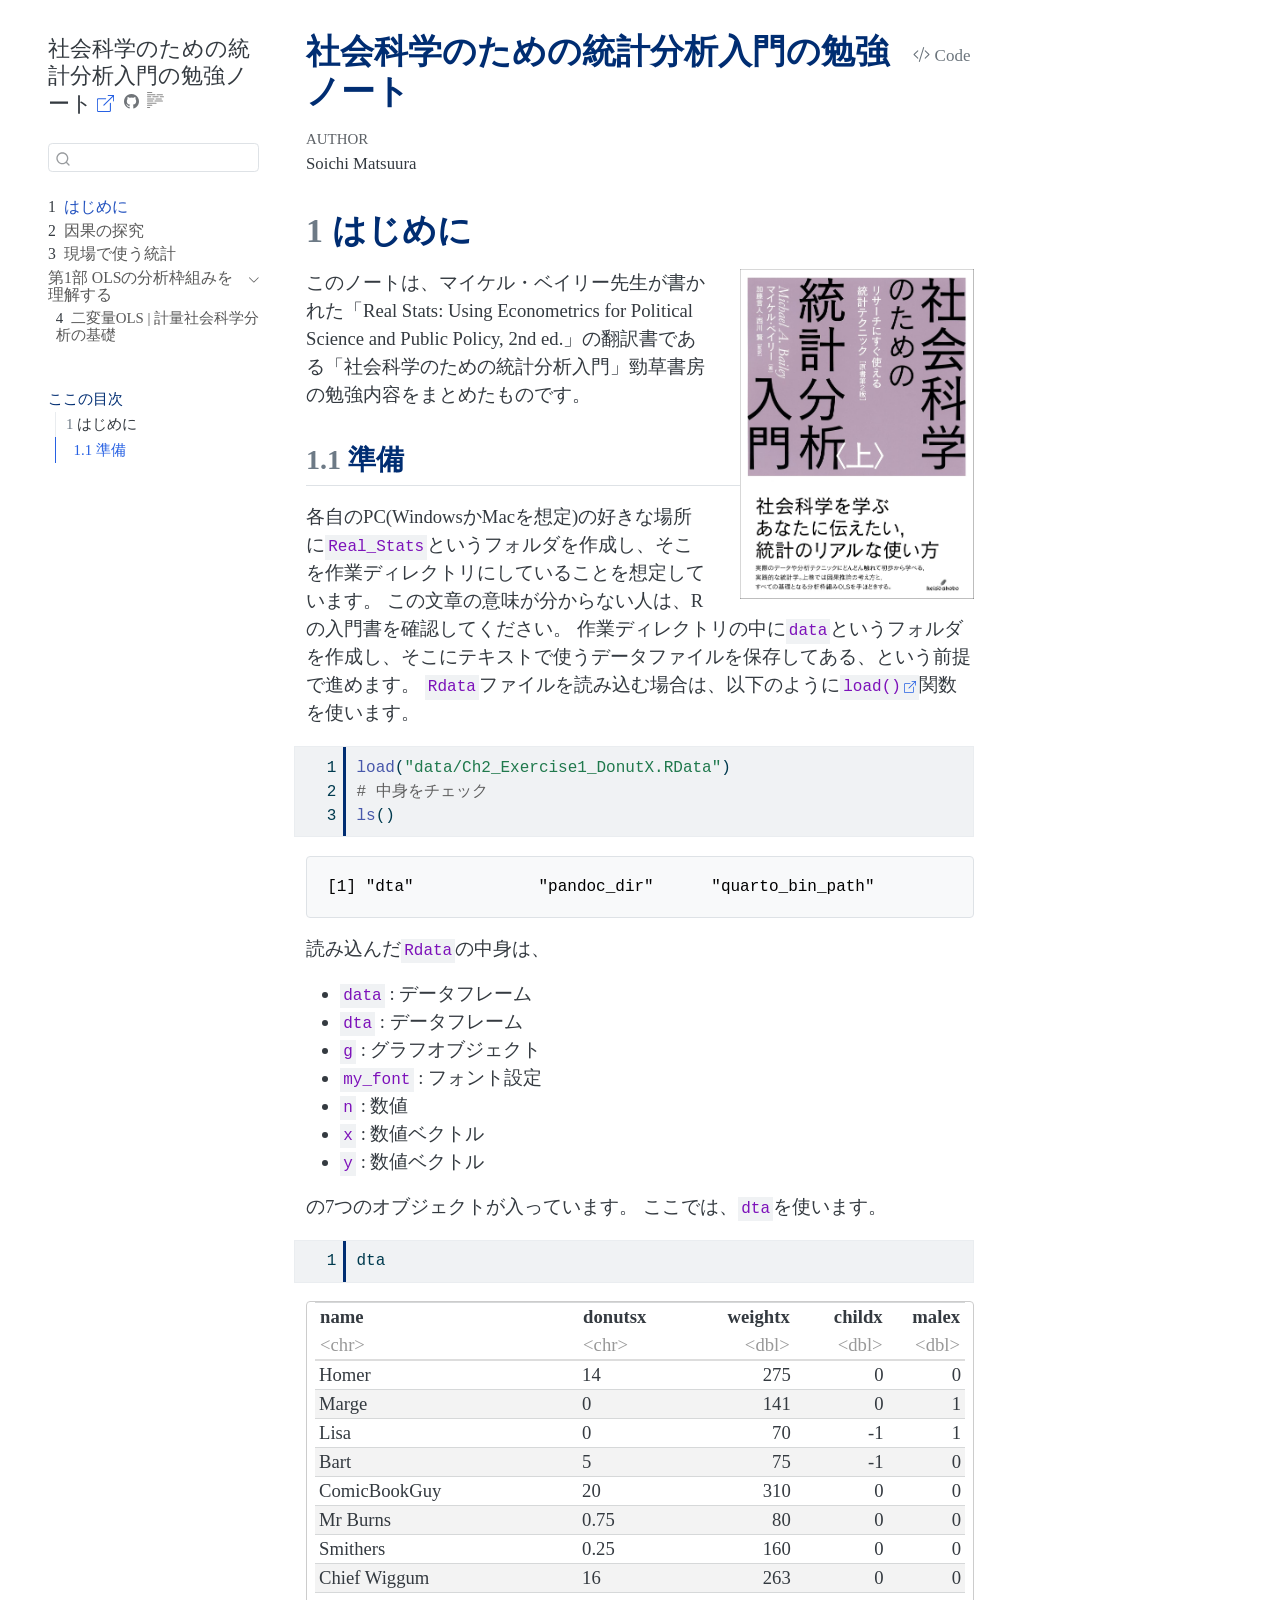
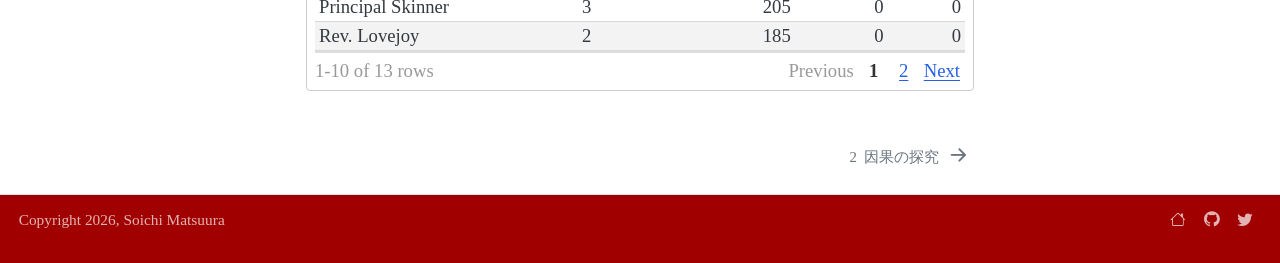
<file: docs/index.html>
<!DOCTYPE html>
<html xmlns="http://www.w3.org/1999/xhtml" lang="en" xml:lang="en"><head>
<meta http-equiv="Content-Type" content="text/html; charset=UTF-8">
<meta charset="utf-8">
<meta name="generator" content="quarto-1.9.37">
<meta name="viewport" content="width=device-width, initial-scale=1.0, user-scalable=yes">
<meta name="author" content="Soichi Matsuura">
<title>社会科学のための統計分析入門の勉強ノート</title>
<style>
/* Default styles provided by pandoc.
** See https://pandoc.org/MANUAL.html#variables-for-html for config info.
*/
code{white-space: pre-wrap;}
span.smallcaps{font-variant: small-caps;}
div.columns{display: flex; gap: min(4vw, 1.5em);}
div.column{flex: auto; overflow-x: auto;}
div.hanging-indent{margin-left: 1.5em; text-indent: -1.5em;}
ul.task-list{list-style: none;}
ul.task-list li input[type="checkbox"] {
  width: 0.8em;
  margin: 0 0.8em 0.2em -1em; /* quarto-specific, see https://github.com/quarto-dev/quarto-cli/issues/4556 */ 
  vertical-align: middle;
}
/* CSS for syntax highlighting */
html { -webkit-text-size-adjust: 100%; }
pre > code.sourceCode { white-space: pre; position: relative; }
pre > code.sourceCode > span { display: inline-block; line-height: 1.25; }
pre > code.sourceCode > span:empty { height: 1.2em; }
.sourceCode { overflow: visible; }
code.sourceCode > span { color: inherit; text-decoration: inherit; }
div.sourceCode { margin: 1em 0; }
pre.sourceCode { margin: 0; }
@media screen {
div.sourceCode { overflow: auto; }
}
@media print {
pre > code.sourceCode { white-space: pre-wrap; }
pre > code.sourceCode > span { text-indent: -5em; padding-left: 5em; }
}
pre.numberSource code
  { counter-reset: source-line 0; }
pre.numberSource code > span
  { position: relative; left: -4em; counter-increment: source-line; }
pre.numberSource code > span > a:first-child::before
  { content: counter(source-line);
    position: relative; left: -1em; text-align: right; vertical-align: baseline;
    border: none; display: inline-block;
    -webkit-touch-callout: none; -webkit-user-select: none;
    -khtml-user-select: none; -moz-user-select: none;
    -ms-user-select: none; user-select: none;
    padding: 0 4px; width: 4em;
  }
pre.numberSource { margin-left: 3em;  padding-left: 4px; }
div.sourceCode
  {   }
@media screen {
pre > code.sourceCode > span > a:first-child::before { text-decoration: underline; }
}
</style>

<script src="site_libs/quarto-nav/quarto-nav.js"></script>
<script src="site_libs/quarto-nav/headroom.min.js"></script>
<script src="site_libs/clipboard/clipboard.min.js"></script>
<script src="site_libs/quarto-search/autocomplete.umd.js"></script>
<script src="site_libs/quarto-search/fuse.min.js"></script>
<script src="site_libs/quarto-search/quarto-search.js"></script>
<meta name="quarto:offset" content="./">
<link href="./chapter01.html" rel="next">
<link href="./img/favicon.ico" rel="icon">
<script src="site_libs/quarto-html/quarto.js" type="module"></script>
<script src="site_libs/quarto-html/tabsets/tabsets.js" type="module"></script>
<script src="site_libs/quarto-html/popper.min.js"></script>
<script src="site_libs/quarto-html/tippy.umd.min.js"></script>
<script src="site_libs/quarto-html/anchor.min.js"></script>
<link href="site_libs/quarto-html/tippy.css" rel="stylesheet">
<link href="site_libs/quarto-html/quarto-syntax-highlighting-fc8564e7bb1a38287883ba922e186079.css" rel="stylesheet" class="quarto-color-scheme" id="quarto-text-highlighting-styles">
<link href="site_libs/quarto-html/quarto-syntax-highlighting-dark-28d2321d8d7e4f93cd9754515dc59dad.css" rel="stylesheet" class="quarto-color-scheme quarto-color-alternate" id="quarto-text-highlighting-styles">
<link href="site_libs/quarto-html/quarto-syntax-highlighting-fc8564e7bb1a38287883ba922e186079.css" rel="stylesheet" class="quarto-color-scheme-extra" id="quarto-text-highlighting-styles">
<script src="site_libs/bootstrap/bootstrap.min.js"></script>
<link href="site_libs/bootstrap/bootstrap-icons.css" rel="stylesheet">
<link href="site_libs/bootstrap/bootstrap-4821737fae1cfc579e75059a4b0a2faf.min.css" rel="stylesheet" append-hash="true" class="quarto-color-scheme" id="quarto-bootstrap" data-mode="light">
<link href="site_libs/bootstrap/bootstrap-dark-4821737fae1cfc579e75059a4b0a2faf.min.css" rel="stylesheet" append-hash="true" class="quarto-color-scheme quarto-color-alternate" id="quarto-bootstrap" data-mode="light">
<link href="site_libs/bootstrap/bootstrap-4821737fae1cfc579e75059a4b0a2faf.min.css" rel="stylesheet" append-hash="true" class="quarto-color-scheme-extra" id="quarto-bootstrap" data-mode="light"><script id="quarto-search-options" type="application/json">{
  "location": "sidebar",
  "copy-button": false,
  "collapse-after": 3,
  "panel-placement": "start",
  "type": "textbox",
  "limit": 50,
  "keyboard-shortcut": [
    "f",
    "/",
    "s"
  ],
  "show-item-context": false,
  "language": {
    "search-no-results-text": "No results",
    "search-matching-documents-text": "matching documents",
    "search-copy-link-title": "Copy link to search",
    "search-hide-matches-text": "Hide additional matches",
    "search-more-match-text": "more match in this document",
    "search-more-matches-text": "more matches in this document",
    "search-clear-button-title": "Clear",
    "search-text-placeholder": "",
    "search-detached-cancel-button-title": "Cancel",
    "search-submit-button-title": "Submit",
    "search-label": "Search"
  }
}</script><link href="site_libs/pagedtable-1.1/css/pagedtable.css" rel="stylesheet">
<script src="site_libs/pagedtable-1.1/js/pagedtable.js"></script><style>
.marky {background: linear-gradient(transparent 60%, #FCFFC1 0%);}
.markb {background: linear-gradient(transparent 60%, #b1f6fc 0%);} 
.markp {background: linear-gradient(transparent 60%, #ffcdd2 0%);}
</style>
<meta name="twitter:title" content="社会科学のための統計分析入門の勉強ノート">
<meta name="twitter:description" content="">
<meta name="twitter:image" content="https://so-ichi.com/img/real_stats.jpg">
<meta name="twitter:card" content="summary_large_image">
</head>
<body class="nav-sidebar floating quarto-light">

<div id="quarto-search-results"></div>
  <header id="quarto-header" class="headroom fixed-top"><nav class="quarto-secondary-nav"><div class="container-fluid d-flex">
      <button type="button" class="quarto-btn-toggle btn" data-bs-toggle="collapse" role="button" data-bs-target=".quarto-sidebar-collapse-item" aria-controls="quarto-sidebar" aria-expanded="false" aria-label="Toggle sidebar navigation" onclick="if (window.quartoToggleHeadroom) { window.quartoToggleHeadroom(); }">
        <i class="bi bi-layout-text-sidebar-reverse"></i>
      </button>
        <nav class="quarto-page-breadcrumbs" aria-label="breadcrumb"><ol class="breadcrumb"><li class="breadcrumb-item"><a href="./index.html"><span class="chapter-number">1</span>&nbsp; <span class="chapter-title">はじめに</span></a></li></ol></nav>
        <a class="flex-grow-1" role="navigation" data-bs-toggle="collapse" data-bs-target=".quarto-sidebar-collapse-item" aria-controls="quarto-sidebar" aria-expanded="false" aria-label="Toggle sidebar navigation" onclick="if (window.quartoToggleHeadroom) { window.quartoToggleHeadroom(); }">      
        </a>
      <button type="button" class="btn quarto-search-button" aria-label="Search" onclick="window.quartoOpenSearch();">
        <i class="bi bi-search"></i>
      </button>
    </div>
  </nav></header><!-- content --><div id="quarto-content" class="quarto-container page-columns page-rows-contents page-layout-article">
<!-- sidebar -->
  <nav id="quarto-sidebar" class="sidebar collapse collapse-horizontal quarto-sidebar-collapse-item sidebar-navigation floating overflow-auto"><div class="pt-lg-2 mt-2 text-left sidebar-header">
    <div class="sidebar-title mb-0 py-0">
      <a href="./">社会科学のための統計分析入門の勉強ノート</a> 
        <div class="sidebar-tools-main">
    <a href="https://github.com/ma2ura/Real_Stats" title="Source Code" class="quarto-navigation-tool px-1" aria-label="Source Code"><i class="bi bi-github"></i></a>
  <a href="" class="quarto-reader-toggle quarto-navigation-tool px-1" onclick="window.quartoToggleReader(); return false;" title="Toggle reader mode">
  <div class="quarto-reader-toggle-btn">
  <i class="bi"></i>
  </div>
</a>
</div>
    </div>
      </div>
        <div class="mt-2 flex-shrink-0 align-items-center">
        <div class="sidebar-search">
        <div id="quarto-search" class="" title="Search"></div>
        </div>
        </div>
    <div class="sidebar-menu-container"> 
    <ul class="list-unstyled mt-1">
<li class="sidebar-item">
  <div class="sidebar-item-container"> 
  <a href="./index.html" class="sidebar-item-text sidebar-link active">
 <span class="menu-text"><span class="chapter-number">1</span>&nbsp; <span class="chapter-title">はじめに</span></span></a>
  </div>
</li>
        <li class="sidebar-item">
  <div class="sidebar-item-container"> 
  <a href="./chapter01.html" class="sidebar-item-text sidebar-link">
 <span class="menu-text"><span class="chapter-number">2</span>&nbsp; <span class="chapter-title">因果の探究</span></span></a>
  </div>
</li>
        <li class="sidebar-item">
  <div class="sidebar-item-container"> 
  <a href="./chapter02.html" class="sidebar-item-text sidebar-link">
 <span class="menu-text"><span class="chapter-number">3</span>&nbsp; <span class="chapter-title">現場で使う統計</span></span></a>
  </div>
</li>
        <li class="sidebar-item sidebar-item-section">
      <div class="sidebar-item-container"> 
            <a href="./part01.html" class="sidebar-item-text sidebar-link">
 <span class="menu-text">第1部 OLSの分析枠組みを理解する</span></a>
          <a class="sidebar-item-toggle text-start" data-bs-toggle="collapse" data-bs-target="#quarto-sidebar-section-1" role="navigation" aria-expanded="true" aria-label="Toggle section">
            <i class="bi bi-chevron-right ms-2"></i>
          </a> 
      </div>
      <ul id="quarto-sidebar-section-1" class="collapse list-unstyled sidebar-section depth1 show">
<li class="sidebar-item">
  <div class="sidebar-item-container"> 
  <a href="./chapter03.html" class="sidebar-item-text sidebar-link">
 <span class="menu-text"><span class="chapter-number">4</span>&nbsp; <span class="chapter-title">二変量OLS | 計量社会科学分析の基礎</span></span></a>
  </div>
</li>
      </ul>
</li>
    </ul>
</div>
    <nav id="TOC" role="doc-toc" class="toc-active" data-toc-expanded="99"><h2 id="toc-title">ここの目次</h2>
   
  <ul class="collapse">
<li>
<a href="#%E3%81%AF%E3%81%98%E3%82%81%E3%81%AB" id="toc-はじめに" class="nav-link active" data-scroll-target="#%E3%81%AF%E3%81%98%E3%82%81%E3%81%AB"><span class="header-section-number">1</span> はじめに</a>
  <ul class="collapse">
<li><a href="#%E6%BA%96%E5%82%99" id="toc-準備" class="nav-link" data-scroll-target="#%E6%BA%96%E5%82%99"><span class="header-section-number">1.1</span> 準備</a></li>
  </ul>
</li>
  </ul></nav>
</nav><div id="quarto-sidebar-glass" class="quarto-sidebar-collapse-item" data-bs-toggle="collapse" data-bs-target=".quarto-sidebar-collapse-item"></div>
<!-- margin-sidebar -->
    <div id="quarto-margin-sidebar" class="sidebar margin-sidebar zindex-bottom">
    </div>
<!-- main -->
<main class="content" id="quarto-document-content"><header id="title-block-header" class="quarto-title-block default"><div class="quarto-title">
<div class="quarto-title-block"><div><h1 class="title">社会科学のための統計分析入門の勉強ノート</h1><button type="button" class="btn code-tools-button" id="quarto-code-tools-source"><i class="bi"></i> Code</button></div></div>
</div>



<div class="quarto-title-meta">

    <div>
    <div class="quarto-title-meta-heading">Author</div>
    <div class="quarto-title-meta-contents">
             <p>Soichi Matsuura </p>
          </div>
  </div>
    
  
    
  </div>
  


</header>
<section id="はじめに" class="level1" data-number="1"><h1 data-number="1">
<span class="header-section-number">1</span> はじめに</h1><p><img src="img/real_stats.jpg" title="社会科学のための統計分析入門の勉強ノート" class="quarto-cover-image nolightbox img-fluid"></p>
<p>このノートは、マイケル・ベイリー先生が書かれた「Real Stats: Using Econometrics for Political Science and Public Policy, 2nd ed.」の翻訳書である「社会科学のための統計分析入門」勁草書房の勉強内容をまとめたものです。</p>
<section id="準備" class="level2" data-number="1.1"><h2 data-number="1.1" class="anchored" data-anchor-id="準備">
<span class="header-section-number">1.1</span> 準備</h2>
<p>各自のPC(WindowsかMacを想定)の好きな場所に<code>Real_Stats</code>というフォルダを作成し、そこを作業ディレクトリにしていることを想定しています。 この文章の意味が分からない人は、Rの入門書を確認してください。 作業ディレクトリの中に<code>data</code>というフォルダを作成し、そこにテキストで使うデータファイルを保存してある、という前提で進めます。 <code>Rdata</code>ファイルを読み込む場合は、以下のように<code><a href="https://rdrr.io/r/base/load.html">load()</a></code>関数を使います。</p>
<div class="cell" data-layout-align="center">
<div class="code-copy-outer-scaffold"><div class="sourceCode cell-code" id="cb1"><pre class="sourceCode numberSource r number-lines code-with-copy"><code class="sourceCode r"><span id="cb1-1"><a href="#cb1-1"></a><span class="fu">load</span>(<span class="st">"data/Ch2_Exercise1_DonutX.RData"</span>)</span>
<span id="cb1-2"><a href="#cb1-2"></a><span class="co"># 中身をチェック</span></span>
<span id="cb1-3"><a href="#cb1-3"></a><span class="fu">ls</span>()</span></code></pre></div><button title="Copy to Clipboard" class="code-copy-button"><i class="bi"></i></button></div>
<div class="cell-output cell-output-stdout">
<pre><code>[1] "dta"             "pandoc_dir"      "quarto_bin_path"</code></pre>
</div>
</div>
<p>読み込んだ<code>Rdata</code>の中身は、</p>
<ul>
<li>
<code>data</code> : データフレーム</li>
<li>
<code>dta</code> : データフレーム</li>
<li>
<code>g</code> : グラフオブジェクト</li>
<li>
<code>my_font</code> : フォント設定</li>
<li>
<code>n</code> : 数値</li>
<li>
<code>x</code> : 数値ベクトル</li>
<li>
<code>y</code> : 数値ベクトル</li>
</ul>
<p>の7つのオブジェクトが入っています。 ここでは、<code>dta</code>を使います。</p>
<div class="cell" data-layout-align="center">
<div class="code-copy-outer-scaffold"><div class="sourceCode cell-code" id="cb3"><pre class="sourceCode numberSource r number-lines code-with-copy"><code class="sourceCode r"><span id="cb3-1"><a href="#cb3-1"></a>dta</span></code></pre></div><button title="Copy to Clipboard" class="code-copy-button"><i class="bi"></i></button></div>
<div class="cell-output-display">
<div data-pagedtable="false">
  <script data-pagedtable-source="" type="application/json">
{"columns":[{"label":["name"],"name":[1],"type":["chr"],"align":["left"]},{"label":["donutsx"],"name":[2],"type":["chr"],"align":["left"]},{"label":["weightx"],"name":[3],"type":["dbl"],"align":["right"]},{"label":["childx"],"name":[4],"type":["dbl"],"align":["right"]},{"label":["malex"],"name":[5],"type":["dbl"],"align":["right"]}],"data":[{"1":"Homer","2":"14","3":"275","4":"0","5":"0"},{"1":"Marge","2":"0","3":"141","4":"0","5":"1"},{"1":"Lisa","2":"0","3":"70","4":"-1","5":"1"},{"1":"Bart","2":"5","3":"75","4":"-1","5":"0"},{"1":"ComicBookGuy","2":"20","3":"310","4":"0","5":"0"},{"1":"Mr Burns","2":"0.75","3":"80","4":"0","5":"0"},{"1":"Smithers","2":"0.25","3":"160","4":"0","5":"0"},{"1":"Chief Wiggum","2":"16","3":"263","4":"0","5":"0"},{"1":"Principal Skinner","2":"3","3":"205","4":"0","5":"0"},{"1":"Rev. Lovejoy","2":"2","3":"185","4":"0","5":"0"},{"1":"Ned Flanders","2":"0.8","3":"170","4":"0","5":"0"},{"1":"Patty","2":"five","3":"1550","4":"0","5":"1"},{"1":"Selma","2":"4","3":"145","4":"0","5":"1"}],"options":{"columns":{"min":{},"max":[10]},"rows":{"min":[10],"max":[10]},"pages":{}}}
  </script>
</div>
</div>
</div>


<!-- -->

</section></section><a onclick="window.scrollTo(0, 0); return false;" role="button" id="quarto-back-to-top"><i class="bi bi-arrow-up"></i> Back to top</a></main><!-- /main --><script id="quarto-html-after-body" type="application/javascript">
  window.document.addEventListener("DOMContentLoaded", function (event) {
    const icon = "";
    const anchorJS = new window.AnchorJS();
    anchorJS.options = {
      placement: 'right',
      icon: icon
    };
    anchorJS.add('.anchored');
    const isCodeAnnotation = (el) => {
      for (const clz of el.classList) {
        if (clz.startsWith('code-annotation-')) {                     
          return true;
        }
      }
      return false;
    }
    const onCopySuccess = function(e) {
      // button target
      const button = e.trigger;
      // don't keep focus
      button.blur();
      // flash "checked"
      button.classList.add('code-copy-button-checked');
      var currentTitle = button.getAttribute("title");
      button.setAttribute("title", "Copied!");
      let tooltip;
      if (window.bootstrap) {
        button.setAttribute("data-bs-toggle", "tooltip");
        button.setAttribute("data-bs-placement", "left");
        button.setAttribute("data-bs-title", "Copied!");
        tooltip = new bootstrap.Tooltip(button, 
          { trigger: "manual", 
            customClass: "code-copy-button-tooltip",
            offset: [0, -8]});
        tooltip.show();    
      }
      setTimeout(function() {
        if (tooltip) {
          tooltip.hide();
          button.removeAttribute("data-bs-title");
          button.removeAttribute("data-bs-toggle");
          button.removeAttribute("data-bs-placement");
        }
        button.setAttribute("title", currentTitle);
        button.classList.remove('code-copy-button-checked');
      }, 1000);
      // clear code selection
      e.clearSelection();
    }
    const getTextToCopy = function(trigger) {
      const outerScaffold = trigger.parentElement.cloneNode(true);
      const codeEl = outerScaffold.querySelector('code');
      for (const childEl of codeEl.children) {
        if (isCodeAnnotation(childEl)) {
          childEl.remove();
        }
      }
      return codeEl.innerText;
    }
    const clipboard = new window.ClipboardJS('.code-copy-button:not([data-in-quarto-modal])', {
      text: getTextToCopy
    });
    clipboard.on('success', onCopySuccess);
    if (window.document.getElementById('quarto-embedded-source-code-modal')) {
      const clipboardModal = new window.ClipboardJS('.code-copy-button[data-in-quarto-modal]', {
        text: getTextToCopy,
        container: window.document.getElementById('quarto-embedded-source-code-modal')
      });
      clipboardModal.on('success', onCopySuccess);
    }
    const viewSource = window.document.getElementById('quarto-view-source') ||
                       window.document.getElementById('quarto-code-tools-source');
    if (viewSource) {
      const sourceUrl = viewSource.getAttribute("data-quarto-source-url");
      viewSource.addEventListener("click", function(e) {
        if (sourceUrl) {
          // rstudio viewer pane
          if (/\bcapabilities=\b/.test(window.location)) {
            window.open(sourceUrl);
          } else {
            window.location.href = sourceUrl;
          }
        } else {
          const modal = new bootstrap.Modal(document.getElementById('quarto-embedded-source-code-modal'));
          modal.show();
        }
        return false;
      });
    }
    function toggleCodeHandler(show) {
      return function(e) {
        const detailsSrc = window.document.querySelectorAll(".cell > details > .sourceCode");
        for (let i=0; i<detailsSrc.length; i++) {
          const details = detailsSrc[i].parentElement;
          if (show) {
            details.open = true;
          } else {
            details.removeAttribute("open");
          }
        }
        const cellCodeDivs = window.document.querySelectorAll(".cell > .sourceCode");
        const fromCls = show ? "hidden" : "unhidden";
        const toCls = show ? "unhidden" : "hidden";
        for (let i=0; i<cellCodeDivs.length; i++) {
          const codeDiv = cellCodeDivs[i];
          if (codeDiv.classList.contains(fromCls)) {
            codeDiv.classList.remove(fromCls);
            codeDiv.classList.add(toCls);
          } 
        }
        return false;
      }
    }
    const hideAllCode = window.document.getElementById("quarto-hide-all-code");
    if (hideAllCode) {
      hideAllCode.addEventListener("click", toggleCodeHandler(false));
    }
    const showAllCode = window.document.getElementById("quarto-show-all-code");
    if (showAllCode) {
      showAllCode.addEventListener("click", toggleCodeHandler(true));
    }
      var localhostRegex = new RegExp(/^(?:http|https):\/\/localhost\:?[0-9]*\//);
      var mailtoRegex = new RegExp(/^mailto:/);
        var filterRegex = new RegExp("https:\/\/so-ichi\.com");
      var isInternal = (href) => {
          return filterRegex.test(href) || localhostRegex.test(href) || mailtoRegex.test(href);
      }
      // Inspect non-navigation links and adorn them if external
     var links = window.document.querySelectorAll('a[href]:not(.nav-link):not(.navbar-brand):not(.toc-action):not(.sidebar-link):not(.sidebar-item-toggle):not(.pagination-link):not(.no-external):not([aria-hidden]):not(.dropdown-item):not(.quarto-navigation-tool):not(.about-link)');
      for (var i=0; i<links.length; i++) {
        const link = links[i];
        if (!isInternal(link.href)) {
          // undo the damage that might have been done by quarto-nav.js in the case of
          // links that we want to consider external
          if (link.dataset.originalHref !== undefined) {
            link.href = link.dataset.originalHref;
          }
            // default icon
            link.classList.add("external");
        }
      }
    function tippyHover(el, contentFn, onTriggerFn, onUntriggerFn) {
      const config = {
        allowHTML: true,
        maxWidth: 500,
        delay: 100,
        arrow: false,
        appendTo: function(el) {
            return el.parentElement;
        },
        interactive: true,
        interactiveBorder: 10,
        theme: 'quarto',
        placement: 'bottom-start',
      };
      if (contentFn) {
        config.content = contentFn;
      }
      if (onTriggerFn) {
        config.onTrigger = onTriggerFn;
      }
      if (onUntriggerFn) {
        config.onUntrigger = onUntriggerFn;
      }
      window.tippy(el, config); 
    }
    const noterefs = window.document.querySelectorAll('a[role="doc-noteref"]');
    for (var i=0; i<noterefs.length; i++) {
      const ref = noterefs[i];
      tippyHover(ref, function() {
        // use id or data attribute instead here
        let href = ref.getAttribute('data-footnote-href') || ref.getAttribute('href');
        try { href = new URL(href).hash; } catch {}
        const id = href.replace(/^#\/?/, "");
        const note = window.document.getElementById(id);
        if (note) {
          return note.innerHTML;
        } else {
          return "";
        }
      });
    }
    const xrefs = window.document.querySelectorAll('a.quarto-xref');
    const processXRef = (id, note) => {
      // Strip column container classes
      const stripColumnClz = (el) => {
        el.classList.remove("page-full", "page-columns");
        if (el.children) {
          for (const child of el.children) {
            stripColumnClz(child);
          }
        }
      }
      stripColumnClz(note)
      if (id === null || id.startsWith('sec-')) {
        // Special case sections, only their first couple elements
        const container = document.createElement("div");
        if (note.children && note.children.length > 2) {
          container.appendChild(note.children[0].cloneNode(true));
          for (let i = 1; i < note.children.length; i++) {
            const child = note.children[i];
            if (child.tagName === "P" && child.innerText === "") {
              continue;
            } else {
              container.appendChild(child.cloneNode(true));
              break;
            }
          }
          if (window.Quarto?.typesetMath) {
            window.Quarto.typesetMath(container);
          }
          return container.innerHTML
        } else {
          if (window.Quarto?.typesetMath) {
            window.Quarto.typesetMath(note);
          }
          return note.innerHTML;
        }
      } else {
        // Remove any anchor links if they are present
        const anchorLink = note.querySelector('a.anchorjs-link');
        if (anchorLink) {
          anchorLink.remove();
        }
        if (window.Quarto?.typesetMath) {
          window.Quarto.typesetMath(note);
        }
        if (note.classList.contains("callout")) {
          return note.outerHTML;
        } else {
          return note.innerHTML;
        }
      }
    }
    for (var i=0; i<xrefs.length; i++) {
      const xref = xrefs[i];
      tippyHover(xref, undefined, function(instance) {
        instance.disable();
        let url = xref.getAttribute('href');
        let hash = undefined; 
        if (url.startsWith('#')) {
          hash = url;
        } else {
          try { hash = new URL(url).hash; } catch {}
        }
        if (hash) {
          const id = hash.replace(/^#\/?/, "");
          const note = window.document.getElementById(id);
          if (note !== null) {
            try {
              const html = processXRef(id, note.cloneNode(true));
              instance.setContent(html);
            } finally {
              instance.enable();
              instance.show();
            }
          } else {
            // See if we can fetch this
            fetch(url.split('#')[0])
            .then(res => res.text())
            .then(html => {
              const parser = new DOMParser();
              const htmlDoc = parser.parseFromString(html, "text/html");
              const note = htmlDoc.getElementById(id);
              if (note !== null) {
                const html = processXRef(id, note);
                instance.setContent(html);
              } 
            }).finally(() => {
              instance.enable();
              instance.show();
            });
          }
        } else {
          // See if we can fetch a full url (with no hash to target)
          // This is a special case and we should probably do some content thinning / targeting
          fetch(url)
          .then(res => res.text())
          .then(html => {
            const parser = new DOMParser();
            const htmlDoc = parser.parseFromString(html, "text/html");
            const note = htmlDoc.querySelector('main.content');
            if (note !== null) {
              // This should only happen for chapter cross references
              // (since there is no id in the URL)
              // remove the first header
              if (note.children.length > 0 && note.children[0].tagName === "HEADER") {
                note.children[0].remove();
              }
              const html = processXRef(null, note);
              instance.setContent(html);
            } 
          }).finally(() => {
            instance.enable();
            instance.show();
          });
        }
      }, function(instance) {
      });
    }
        let selectedAnnoteEl;
        const selectorForAnnotation = ( cell, annotation) => {
          let cellAttr = 'data-code-cell="' + cell + '"';
          let lineAttr = 'data-code-annotation="' +  annotation + '"';
          const selector = 'span[' + cellAttr + '][' + lineAttr + ']';
          return selector;
        }
        const selectCodeLines = (annoteEl) => {
          const doc = window.document;
          const targetCell = annoteEl.getAttribute("data-target-cell");
          const targetAnnotation = annoteEl.getAttribute("data-target-annotation");
          const annoteSpan = window.document.querySelector(selectorForAnnotation(targetCell, targetAnnotation));
          const lines = annoteSpan.getAttribute("data-code-lines").split(",");
          const lineIds = lines.map((line) => {
            return targetCell + "-" + line;
          })
          let top = null;
          let height = null;
          let parent = null;
          if (lineIds.length > 0) {
              //compute the position of the single el (top and bottom and make a div)
              const el = window.document.getElementById(lineIds[0]);
              top = el.offsetTop;
              height = el.offsetHeight;
              parent = el.parentElement.parentElement;
            if (lineIds.length > 1) {
              const lastEl = window.document.getElementById(lineIds[lineIds.length - 1]);
              const bottom = lastEl.offsetTop + lastEl.offsetHeight;
              height = bottom - top;
            }
            if (top !== null && height !== null && parent !== null) {
              // cook up a div (if necessary) and position it 
              let div = window.document.getElementById("code-annotation-line-highlight");
              if (div === null) {
                div = window.document.createElement("div");
                div.setAttribute("id", "code-annotation-line-highlight");
                div.style.position = 'absolute';
                parent.appendChild(div);
              }
              div.style.top = top - 2 + "px";
              div.style.height = height + 4 + "px";
              div.style.left = 0;
              let gutterDiv = window.document.getElementById("code-annotation-line-highlight-gutter");
              if (gutterDiv === null) {
                gutterDiv = window.document.createElement("div");
                gutterDiv.setAttribute("id", "code-annotation-line-highlight-gutter");
                gutterDiv.style.position = 'absolute';
                const codeCell = window.document.getElementById(targetCell);
                const gutter = codeCell.querySelector('.code-annotation-gutter');
                gutter.appendChild(gutterDiv);
              }
              gutterDiv.style.top = top - 2 + "px";
              gutterDiv.style.height = height + 4 + "px";
            }
            selectedAnnoteEl = annoteEl;
          }
        };
        const unselectCodeLines = () => {
          const elementsIds = ["code-annotation-line-highlight", "code-annotation-line-highlight-gutter"];
          elementsIds.forEach((elId) => {
            const div = window.document.getElementById(elId);
            if (div) {
              div.remove();
            }
          });
          selectedAnnoteEl = undefined;
        };
          // Handle positioning of the toggle
      window.addEventListener(
        "resize",
        throttle(() => {
          elRect = undefined;
          if (selectedAnnoteEl) {
            selectCodeLines(selectedAnnoteEl);
          }
        }, 10)
      );
      function throttle(fn, ms) {
      let throttle = false;
      let timer;
        return (...args) => {
          if(!throttle) { // first call gets through
              fn.apply(this, args);
              throttle = true;
          } else { // all the others get throttled
              if(timer) clearTimeout(timer); // cancel #2
              timer = setTimeout(() => {
                fn.apply(this, args);
                timer = throttle = false;
              }, ms);
          }
        };
      }
        // Attach click handler to the DT
        const annoteDls = window.document.querySelectorAll('dt[data-target-cell]');
        for (const annoteDlNode of annoteDls) {
          annoteDlNode.addEventListener('click', (event) => {
            const clickedEl = event.target;
            if (clickedEl !== selectedAnnoteEl) {
              unselectCodeLines();
              const activeEl = window.document.querySelector('dt[data-target-cell].code-annotation-active');
              if (activeEl) {
                activeEl.classList.remove('code-annotation-active');
              }
              selectCodeLines(clickedEl);
              clickedEl.classList.add('code-annotation-active');
            } else {
              // Unselect the line
              unselectCodeLines();
              clickedEl.classList.remove('code-annotation-active');
            }
          });
        }
    const findCites = (el) => {
      const parentEl = el.parentElement;
      if (parentEl) {
        const cites = parentEl.dataset.cites;
        if (cites) {
          return {
            el,
            cites: cites.split(' ')
          };
        } else {
          return findCites(el.parentElement)
        }
      } else {
        return undefined;
      }
    };
    var bibliorefs = window.document.querySelectorAll('a[role="doc-biblioref"]');
    for (var i=0; i<bibliorefs.length; i++) {
      const ref = bibliorefs[i];
      const citeInfo = findCites(ref);
      if (citeInfo) {
        tippyHover(citeInfo.el, function() {
          var popup = window.document.createElement('div');
          citeInfo.cites.forEach(function(cite) {
            var citeDiv = window.document.createElement('div');
            citeDiv.classList.add('hanging-indent');
            citeDiv.classList.add('csl-entry');
            var biblioDiv = window.document.getElementById('ref-' + cite);
            if (biblioDiv) {
              citeDiv.innerHTML = biblioDiv.innerHTML;
            }
            popup.appendChild(citeDiv);
          });
          return popup.innerHTML;
        });
      }
    }
  });
  </script><nav class="page-navigation"><div class="nav-page nav-page-previous">
  </div>
  <div class="nav-page nav-page-next">
      <a href="./chapter01.html" class="pagination-link" aria-label="因果の探究">
        <span class="nav-page-text"><span class="chapter-number">2</span>&nbsp; <span class="chapter-title">因果の探究</span></span> <i class="bi bi-arrow-right-short"></i>
      </a>
  </div>
</nav><div class="modal fade" id="quarto-embedded-source-code-modal" tabindex="-1" aria-labelledby="quarto-embedded-source-code-modal-label" aria-hidden="true"><div class="modal-dialog modal-dialog-scrollable"><div class="modal-content"><div class="modal-header"><h5 class="modal-title" id="quarto-embedded-source-code-modal-label">Source Code</h5><button class="btn-close" data-bs-dismiss="modal"></button></div><div class="modal-body"><div class="">
<div class="code-copy-outer-scaffold"><div class="sourceCode" id="cb4" data-shortcodes="false"><pre class="sourceCode numberSource markdown number-lines code-with-copy"><code class="sourceCode markdown"><span id="cb4-1"><a href="#cb4-1"></a><span class="fu"># はじめに</span></span>
<span id="cb4-2"><a href="#cb4-2"></a></span>
<span id="cb4-3"><a href="#cb4-3"></a>このノートは、マイケル・ベイリー先生が書かれた「Real Stats: Using Econometrics for Political Science and Public Policy, 2nd ed.」の翻訳書である「社会科学のための統計分析入門」勁草書房の勉強内容をまとめたものです。</span>
<span id="cb4-4"><a href="#cb4-4"></a></span>
<span id="cb4-5"><a href="#cb4-5"></a><span class="fu">## 準備</span></span>
<span id="cb4-6"><a href="#cb4-6"></a></span>
<span id="cb4-7"><a href="#cb4-7"></a>各自のPC(WindowsかMacを想定)の好きな場所に<span class="in">`Real_Stats`</span>というフォルダを作成し、そこを作業ディレクトリにしていることを想定しています。</span>
<span id="cb4-8"><a href="#cb4-8"></a>この文章の意味が分からない人は、Rの入門書を確認してください。</span>
<span id="cb4-9"><a href="#cb4-9"></a>作業ディレクトリの中に<span class="in">`data`</span>というフォルダを作成し、そこにテキストで使うデータファイルを保存してある、という前提で進めます。</span>
<span id="cb4-10"><a href="#cb4-10"></a><span class="in">`Rdata`</span>ファイルを読み込む場合は、以下のように<span class="in">`load()`</span>関数を使います。</span>
<span id="cb4-11"><a href="#cb4-11"></a></span>
<span id="cb4-14"><a href="#cb4-14"></a><span class="in">```{r}</span></span>
<span id="cb4-15"><a href="#cb4-15"></a><span class="fu">load</span>(<span class="st">"data/Ch2_Exercise1_DonutX.RData"</span>)</span>
<span id="cb4-16"><a href="#cb4-16"></a><span class="co"># 中身をチェック</span></span>
<span id="cb4-17"><a href="#cb4-17"></a><span class="fu">ls</span>()</span>
<span id="cb4-18"><a href="#cb4-18"></a><span class="in">```</span></span>
<span id="cb4-19"><a href="#cb4-19"></a></span>
<span id="cb4-20"><a href="#cb4-20"></a>読み込んだ<span class="in">`Rdata`</span>の中身は、</span>
<span id="cb4-21"><a href="#cb4-21"></a></span>
<span id="cb4-22"><a href="#cb4-22"></a><span class="ss">- </span><span class="in">`data`</span> : データフレーム</span>
<span id="cb4-23"><a href="#cb4-23"></a><span class="ss">- </span><span class="in">`dta`</span> : データフレーム</span>
<span id="cb4-24"><a href="#cb4-24"></a><span class="ss">- </span><span class="in">`g`</span> : グラフオブジェクト</span>
<span id="cb4-25"><a href="#cb4-25"></a><span class="ss">- </span><span class="in">`my_font`</span> : フォント設定</span>
<span id="cb4-26"><a href="#cb4-26"></a><span class="ss">- </span><span class="in">`n`</span> : 数値</span>
<span id="cb4-27"><a href="#cb4-27"></a><span class="ss">- </span><span class="in">`x`</span> : 数値ベクトル</span>
<span id="cb4-28"><a href="#cb4-28"></a><span class="ss">- </span><span class="in">`y`</span> : 数値ベクトル</span>
<span id="cb4-29"><a href="#cb4-29"></a></span>
<span id="cb4-30"><a href="#cb4-30"></a>の7つのオブジェクトが入っています。</span>
<span id="cb4-31"><a href="#cb4-31"></a>ここでは、<span class="in">`dta`</span>を使います。</span>
<span id="cb4-32"><a href="#cb4-32"></a></span>
<span id="cb4-35"><a href="#cb4-35"></a><span class="in">```{r}</span></span>
<span id="cb4-36"><a href="#cb4-36"></a>dta</span>
<span id="cb4-37"><a href="#cb4-37"></a><span class="in">```</span></span>
</code></pre></div><button title="Copy to Clipboard" class="code-copy-button" data-in-quarto-modal=""><i class="bi"></i></button></div>
</div></div></div></div></div>
</div> <!-- /content -->
<footer class="footer"><div class="nav-footer">
    <div class="nav-footer-left">
<p>Copyright 2026, Soichi Matsuura</p>
</div>   
    <div class="nav-footer-center">
      &nbsp;
    </div>
    <div class="nav-footer-right">
      <ul class="footer-items list-unstyled">
<li class="nav-item compact">
    <a class="nav-link" href="https://so-ichi.com/r.html">
      <i class="bi bi-house" role="img">
</i> 
    </a>
  </li>  
    <li class="nav-item compact">
    <a class="nav-link" href="https://github.com/ma2ura">
      <i class="bi bi-github" role="img">
</i> 
    </a>
  </li>  
    <li class="nav-item compact">
    <a class="nav-link" href="https://twitter.com/matsuura_rits">
      <i class="bi bi-twitter" role="img" aria-label="Twitter">
</i> 
    </a>
  </li>  
</ul>
</div>
  </div>
</footer>


</body></html>
</file>
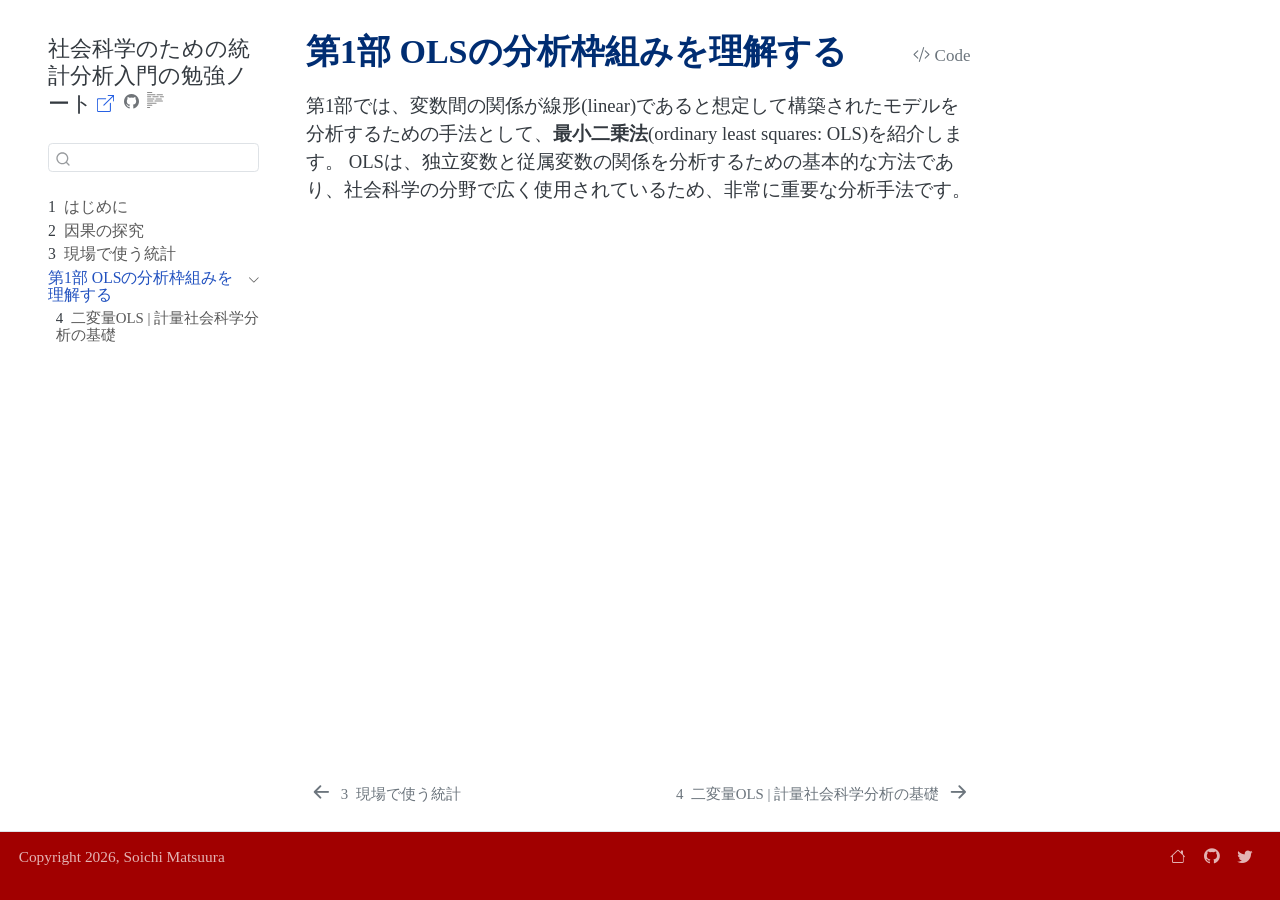
<file: docs/part01.html>
<!DOCTYPE html>
<html xmlns="http://www.w3.org/1999/xhtml" lang="en" xml:lang="en"><head>

<meta charset="utf-8">
<meta name="generator" content="quarto-1.8.27">

<meta name="viewport" content="width=device-width, initial-scale=1.0, user-scalable=yes">

<meta name="author" content="Soichi Matsuura">

<title>第1部 OLSの分析枠組みを理解する – 社会科学のための統計分析入門の勉強ノート</title>
<style>
code{white-space: pre-wrap;}
span.smallcaps{font-variant: small-caps;}
div.columns{display: flex; gap: min(4vw, 1.5em);}
div.column{flex: auto; overflow-x: auto;}
div.hanging-indent{margin-left: 1.5em; text-indent: -1.5em;}
ul.task-list{list-style: none;}
ul.task-list li input[type="checkbox"] {
  width: 0.8em;
  margin: 0 0.8em 0.2em -1em; /* quarto-specific, see https://github.com/quarto-dev/quarto-cli/issues/4556 */ 
  vertical-align: middle;
}
/* CSS for syntax highlighting */
html { -webkit-text-size-adjust: 100%; }
pre > code.sourceCode { white-space: pre; position: relative; }
pre > code.sourceCode > span { display: inline-block; line-height: 1.25; }
pre > code.sourceCode > span:empty { height: 1.2em; }
.sourceCode { overflow: visible; }
code.sourceCode > span { color: inherit; text-decoration: inherit; }
div.sourceCode { margin: 1em 0; }
pre.sourceCode { margin: 0; }
@media screen {
div.sourceCode { overflow: auto; }
}
@media print {
pre > code.sourceCode { white-space: pre-wrap; }
pre > code.sourceCode > span { text-indent: -5em; padding-left: 5em; }
}
pre.numberSource code
  { counter-reset: source-line 0; }
pre.numberSource code > span
  { position: relative; left: -4em; counter-increment: source-line; }
pre.numberSource code > span > a:first-child::before
  { content: counter(source-line);
    position: relative; left: -1em; text-align: right; vertical-align: baseline;
    border: none; display: inline-block;
    -webkit-touch-callout: none; -webkit-user-select: none;
    -khtml-user-select: none; -moz-user-select: none;
    -ms-user-select: none; user-select: none;
    padding: 0 4px; width: 4em;
  }
pre.numberSource { margin-left: 3em;  padding-left: 4px; }
div.sourceCode
  {   }
@media screen {
pre > code.sourceCode > span > a:first-child::before { text-decoration: underline; }
}
</style>


<script src="site_libs/quarto-nav/quarto-nav.js"></script>
<script src="site_libs/quarto-nav/headroom.min.js"></script>
<script src="site_libs/clipboard/clipboard.min.js"></script>
<script src="site_libs/quarto-search/autocomplete.umd.js"></script>
<script src="site_libs/quarto-search/fuse.min.js"></script>
<script src="site_libs/quarto-search/quarto-search.js"></script>
<meta name="quarto:offset" content="./">
<link href="./chapter03.html" rel="next">
<link href="./chapter02.html" rel="prev">
<link href="./img/favicon.ico" rel="icon">
<script src="site_libs/quarto-html/quarto.js" type="module"></script>
<script src="site_libs/quarto-html/tabsets/tabsets.js" type="module"></script>
<script src="site_libs/quarto-html/axe/axe-check.js" type="module"></script>
<script src="site_libs/quarto-html/popper.min.js"></script>
<script src="site_libs/quarto-html/tippy.umd.min.js"></script>
<script src="site_libs/quarto-html/anchor.min.js"></script>
<link href="site_libs/quarto-html/tippy.css" rel="stylesheet">
<link href="site_libs/quarto-html/quarto-syntax-highlighting-c2faf606acb82b7945c08ef153ee7e46.css" rel="stylesheet" class="quarto-color-scheme" id="quarto-text-highlighting-styles">
<link href="site_libs/quarto-html/quarto-syntax-highlighting-dark-8b6ec28c7624df160bce42457c818d22.css" rel="stylesheet" class="quarto-color-scheme quarto-color-alternate" id="quarto-text-highlighting-styles">
<link href="site_libs/quarto-html/quarto-syntax-highlighting-c2faf606acb82b7945c08ef153ee7e46.css" rel="stylesheet" class="quarto-color-scheme-extra" id="quarto-text-highlighting-styles">
<script src="site_libs/bootstrap/bootstrap.min.js"></script>
<link href="site_libs/bootstrap/bootstrap-icons.css" rel="stylesheet">
<link href="site_libs/bootstrap/bootstrap-52e09e6e303b1dda867a222b625ac07f.min.css" rel="stylesheet" append-hash="true" class="quarto-color-scheme" id="quarto-bootstrap" data-mode="light">
<link href="site_libs/bootstrap/bootstrap-dark-52e09e6e303b1dda867a222b625ac07f.min.css" rel="stylesheet" append-hash="true" class="quarto-color-scheme quarto-color-alternate" id="quarto-bootstrap" data-mode="light">
<link href="site_libs/bootstrap/bootstrap-52e09e6e303b1dda867a222b625ac07f.min.css" rel="stylesheet" append-hash="true" class="quarto-color-scheme-extra" id="quarto-bootstrap" data-mode="light">
<script id="quarto-search-options" type="application/json">{
  "location": "sidebar",
  "copy-button": false,
  "collapse-after": 3,
  "panel-placement": "start",
  "type": "textbox",
  "limit": 50,
  "keyboard-shortcut": [
    "f",
    "/",
    "s"
  ],
  "show-item-context": false,
  "language": {
    "search-no-results-text": "No results",
    "search-matching-documents-text": "matching documents",
    "search-copy-link-title": "Copy link to search",
    "search-hide-matches-text": "Hide additional matches",
    "search-more-match-text": "more match in this document",
    "search-more-matches-text": "more matches in this document",
    "search-clear-button-title": "Clear",
    "search-text-placeholder": "",
    "search-detached-cancel-button-title": "Cancel",
    "search-submit-button-title": "Submit",
    "search-label": "Search"
  }
}</script>
<style>
.marky {background: linear-gradient(transparent 60%, #FCFFC1 0%);}
.markb {background: linear-gradient(transparent 60%, #b1f6fc 0%);} 
.markp {background: linear-gradient(transparent 60%, #ffcdd2 0%);}
</style>


<meta name="twitter:title" content="第1部 OLSの分析枠組みを理解する – 社会科学のための統計分析入門の勉強ノート">
<meta name="twitter:description" content="">
<meta name="twitter:card" content="summary">
</head>

<body class="nav-sidebar floating quarto-light">

<div id="quarto-search-results"></div>
  <header id="quarto-header" class="headroom fixed-top">
  <nav class="quarto-secondary-nav">
    <div class="container-fluid d-flex">
      <button type="button" class="quarto-btn-toggle btn" data-bs-toggle="collapse" role="button" data-bs-target=".quarto-sidebar-collapse-item" aria-controls="quarto-sidebar" aria-expanded="false" aria-label="Toggle sidebar navigation" onclick="if (window.quartoToggleHeadroom) { window.quartoToggleHeadroom(); }">
        <i class="bi bi-layout-text-sidebar-reverse"></i>
      </button>
        <nav class="quarto-page-breadcrumbs" aria-label="breadcrumb"><ol class="breadcrumb"><li class="breadcrumb-item"><a href="./part01.html">第1部 OLSの分析枠組みを理解する</a></li></ol></nav>
        <a class="flex-grow-1" role="navigation" data-bs-toggle="collapse" data-bs-target=".quarto-sidebar-collapse-item" aria-controls="quarto-sidebar" aria-expanded="false" aria-label="Toggle sidebar navigation" onclick="if (window.quartoToggleHeadroom) { window.quartoToggleHeadroom(); }">      
        </a>
      <button type="button" class="btn quarto-search-button" aria-label="Search" onclick="window.quartoOpenSearch();">
        <i class="bi bi-search"></i>
      </button>
    </div>
  </nav>
</header>
<!-- content -->
<div id="quarto-content" class="quarto-container page-columns page-rows-contents page-layout-article">
<!-- sidebar -->
  <nav id="quarto-sidebar" class="sidebar collapse collapse-horizontal quarto-sidebar-collapse-item sidebar-navigation floating overflow-auto">
    <div class="pt-lg-2 mt-2 text-left sidebar-header">
    <div class="sidebar-title mb-0 py-0">
      <a href="./">社会科学のための統計分析入門の勉強ノート</a> 
        <div class="sidebar-tools-main">
    <a href="https://github.com/ma2ura/Real_Stats" title="Source Code" class="quarto-navigation-tool px-1" aria-label="Source Code"><i class="bi bi-github"></i></a>
  <a href="" class="quarto-reader-toggle quarto-navigation-tool px-1" onclick="window.quartoToggleReader(); return false;" title="Toggle reader mode">
  <div class="quarto-reader-toggle-btn">
  <i class="bi"></i>
  </div>
</a>
</div>
    </div>
      </div>
        <div class="mt-2 flex-shrink-0 align-items-center">
        <div class="sidebar-search">
        <div id="quarto-search" class="" title="Search"></div>
        </div>
        </div>
    <div class="sidebar-menu-container"> 
    <ul class="list-unstyled mt-1">
        <li class="sidebar-item">
  <div class="sidebar-item-container"> 
  <a href="./index.html" class="sidebar-item-text sidebar-link">
 <span class="menu-text"><span class="chapter-number">1</span>&nbsp; <span class="chapter-title">はじめに</span></span></a>
  </div>
</li>
        <li class="sidebar-item">
  <div class="sidebar-item-container"> 
  <a href="./chapter01.html" class="sidebar-item-text sidebar-link">
 <span class="menu-text"><span class="chapter-number">2</span>&nbsp; <span class="chapter-title">因果の探究</span></span></a>
  </div>
</li>
        <li class="sidebar-item">
  <div class="sidebar-item-container"> 
  <a href="./chapter02.html" class="sidebar-item-text sidebar-link">
 <span class="menu-text"><span class="chapter-number">3</span>&nbsp; <span class="chapter-title">現場で使う統計</span></span></a>
  </div>
</li>
        <li class="sidebar-item sidebar-item-section">
      <div class="sidebar-item-container"> 
            <a href="./part01.html" class="sidebar-item-text sidebar-link active">
 <span class="menu-text">第1部 OLSの分析枠組みを理解する</span></a>
          <a class="sidebar-item-toggle text-start" data-bs-toggle="collapse" data-bs-target="#quarto-sidebar-section-1" role="navigation" aria-expanded="true" aria-label="Toggle section">
            <i class="bi bi-chevron-right ms-2"></i>
          </a> 
      </div>
      <ul id="quarto-sidebar-section-1" class="collapse list-unstyled sidebar-section depth1 show">  
          <li class="sidebar-item">
  <div class="sidebar-item-container"> 
  <a href="./chapter03.html" class="sidebar-item-text sidebar-link">
 <span class="menu-text"><span class="chapter-number">4</span>&nbsp; <span class="chapter-title">二変量OLS | 計量社会科学分析の基礎</span></span></a>
  </div>
</li>
      </ul>
  </li>
    </ul>
    </div>
    
</nav>
<div id="quarto-sidebar-glass" class="quarto-sidebar-collapse-item" data-bs-toggle="collapse" data-bs-target=".quarto-sidebar-collapse-item"></div>
<!-- margin-sidebar -->
    <div id="quarto-margin-sidebar" class="sidebar margin-sidebar zindex-bottom">
    </div>
<!-- main -->
<main class="content" id="quarto-document-content">

<header id="title-block-header" class="quarto-title-block default">
<div class="quarto-title">
<div class="quarto-title-block"><div><h1 class="title">第1部 OLSの分析枠組みを理解する</h1><button type="button" class="btn code-tools-button" id="quarto-code-tools-source"><i class="bi"></i> Code</button></div></div>
</div>



<div class="quarto-title-meta">

    
  
    
  </div>
  


</header>


<p>第1部では、変数間の関係が線形(linear)であると想定して構築されたモデルを分析するための手法として、<strong>最小二乗法</strong>(ordinary least squares: OLS)を紹介します。 OLSは、独立変数と従属変数の関係を分析するための基本的な方法であり、社会科学の分野で広く使用されているため、非常に重要な分析手法です。</p>


<!-- -->


<a onclick="window.scrollTo(0, 0); return false;" role="button" id="quarto-back-to-top"><i class="bi bi-arrow-up"></i> Back to top</a></main> <!-- /main -->
<script id="quarto-html-after-body" type="application/javascript">
  window.document.addEventListener("DOMContentLoaded", function (event) {
    const icon = "";
    const anchorJS = new window.AnchorJS();
    anchorJS.options = {
      placement: 'right',
      icon: icon
    };
    anchorJS.add('.anchored');
    const isCodeAnnotation = (el) => {
      for (const clz of el.classList) {
        if (clz.startsWith('code-annotation-')) {                     
          return true;
        }
      }
      return false;
    }
    const onCopySuccess = function(e) {
      // button target
      const button = e.trigger;
      // don't keep focus
      button.blur();
      // flash "checked"
      button.classList.add('code-copy-button-checked');
      var currentTitle = button.getAttribute("title");
      button.setAttribute("title", "Copied!");
      let tooltip;
      if (window.bootstrap) {
        button.setAttribute("data-bs-toggle", "tooltip");
        button.setAttribute("data-bs-placement", "left");
        button.setAttribute("data-bs-title", "Copied!");
        tooltip = new bootstrap.Tooltip(button, 
          { trigger: "manual", 
            customClass: "code-copy-button-tooltip",
            offset: [0, -8]});
        tooltip.show();    
      }
      setTimeout(function() {
        if (tooltip) {
          tooltip.hide();
          button.removeAttribute("data-bs-title");
          button.removeAttribute("data-bs-toggle");
          button.removeAttribute("data-bs-placement");
        }
        button.setAttribute("title", currentTitle);
        button.classList.remove('code-copy-button-checked');
      }, 1000);
      // clear code selection
      e.clearSelection();
    }
    const getTextToCopy = function(trigger) {
      const outerScaffold = trigger.parentElement.cloneNode(true);
      const codeEl = outerScaffold.querySelector('code');
      for (const childEl of codeEl.children) {
        if (isCodeAnnotation(childEl)) {
          childEl.remove();
        }
      }
      return codeEl.innerText;
    }
    const clipboard = new window.ClipboardJS('.code-copy-button:not([data-in-quarto-modal])', {
      text: getTextToCopy
    });
    clipboard.on('success', onCopySuccess);
    if (window.document.getElementById('quarto-embedded-source-code-modal')) {
      const clipboardModal = new window.ClipboardJS('.code-copy-button[data-in-quarto-modal]', {
        text: getTextToCopy,
        container: window.document.getElementById('quarto-embedded-source-code-modal')
      });
      clipboardModal.on('success', onCopySuccess);
    }
    const viewSource = window.document.getElementById('quarto-view-source') ||
                       window.document.getElementById('quarto-code-tools-source');
    if (viewSource) {
      const sourceUrl = viewSource.getAttribute("data-quarto-source-url");
      viewSource.addEventListener("click", function(e) {
        if (sourceUrl) {
          // rstudio viewer pane
          if (/\bcapabilities=\b/.test(window.location)) {
            window.open(sourceUrl);
          } else {
            window.location.href = sourceUrl;
          }
        } else {
          const modal = new bootstrap.Modal(document.getElementById('quarto-embedded-source-code-modal'));
          modal.show();
        }
        return false;
      });
    }
    function toggleCodeHandler(show) {
      return function(e) {
        const detailsSrc = window.document.querySelectorAll(".cell > details > .sourceCode");
        for (let i=0; i<detailsSrc.length; i++) {
          const details = detailsSrc[i].parentElement;
          if (show) {
            details.open = true;
          } else {
            details.removeAttribute("open");
          }
        }
        const cellCodeDivs = window.document.querySelectorAll(".cell > .sourceCode");
        const fromCls = show ? "hidden" : "unhidden";
        const toCls = show ? "unhidden" : "hidden";
        for (let i=0; i<cellCodeDivs.length; i++) {
          const codeDiv = cellCodeDivs[i];
          if (codeDiv.classList.contains(fromCls)) {
            codeDiv.classList.remove(fromCls);
            codeDiv.classList.add(toCls);
          } 
        }
        return false;
      }
    }
    const hideAllCode = window.document.getElementById("quarto-hide-all-code");
    if (hideAllCode) {
      hideAllCode.addEventListener("click", toggleCodeHandler(false));
    }
    const showAllCode = window.document.getElementById("quarto-show-all-code");
    if (showAllCode) {
      showAllCode.addEventListener("click", toggleCodeHandler(true));
    }
      var localhostRegex = new RegExp(/^(?:http|https):\/\/localhost\:?[0-9]*\//);
      var mailtoRegex = new RegExp(/^mailto:/);
        var filterRegex = new RegExp("https:\/\/so-ichi\.com");
      var isInternal = (href) => {
          return filterRegex.test(href) || localhostRegex.test(href) || mailtoRegex.test(href);
      }
      // Inspect non-navigation links and adorn them if external
     var links = window.document.querySelectorAll('a[href]:not(.nav-link):not(.navbar-brand):not(.toc-action):not(.sidebar-link):not(.sidebar-item-toggle):not(.pagination-link):not(.no-external):not([aria-hidden]):not(.dropdown-item):not(.quarto-navigation-tool):not(.about-link)');
      for (var i=0; i<links.length; i++) {
        const link = links[i];
        if (!isInternal(link.href)) {
          // undo the damage that might have been done by quarto-nav.js in the case of
          // links that we want to consider external
          if (link.dataset.originalHref !== undefined) {
            link.href = link.dataset.originalHref;
          }
            // default icon
            link.classList.add("external");
        }
      }
    function tippyHover(el, contentFn, onTriggerFn, onUntriggerFn) {
      const config = {
        allowHTML: true,
        maxWidth: 500,
        delay: 100,
        arrow: false,
        appendTo: function(el) {
            return el.parentElement;
        },
        interactive: true,
        interactiveBorder: 10,
        theme: 'quarto',
        placement: 'bottom-start',
      };
      if (contentFn) {
        config.content = contentFn;
      }
      if (onTriggerFn) {
        config.onTrigger = onTriggerFn;
      }
      if (onUntriggerFn) {
        config.onUntrigger = onUntriggerFn;
      }
      window.tippy(el, config); 
    }
    const noterefs = window.document.querySelectorAll('a[role="doc-noteref"]');
    for (var i=0; i<noterefs.length; i++) {
      const ref = noterefs[i];
      tippyHover(ref, function() {
        // use id or data attribute instead here
        let href = ref.getAttribute('data-footnote-href') || ref.getAttribute('href');
        try { href = new URL(href).hash; } catch {}
        const id = href.replace(/^#\/?/, "");
        const note = window.document.getElementById(id);
        if (note) {
          return note.innerHTML;
        } else {
          return "";
        }
      });
    }
    const xrefs = window.document.querySelectorAll('a.quarto-xref');
    const processXRef = (id, note) => {
      // Strip column container classes
      const stripColumnClz = (el) => {
        el.classList.remove("page-full", "page-columns");
        if (el.children) {
          for (const child of el.children) {
            stripColumnClz(child);
          }
        }
      }
      stripColumnClz(note)
      if (id === null || id.startsWith('sec-')) {
        // Special case sections, only their first couple elements
        const container = document.createElement("div");
        if (note.children && note.children.length > 2) {
          container.appendChild(note.children[0].cloneNode(true));
          for (let i = 1; i < note.children.length; i++) {
            const child = note.children[i];
            if (child.tagName === "P" && child.innerText === "") {
              continue;
            } else {
              container.appendChild(child.cloneNode(true));
              break;
            }
          }
          if (window.Quarto?.typesetMath) {
            window.Quarto.typesetMath(container);
          }
          return container.innerHTML
        } else {
          if (window.Quarto?.typesetMath) {
            window.Quarto.typesetMath(note);
          }
          return note.innerHTML;
        }
      } else {
        // Remove any anchor links if they are present
        const anchorLink = note.querySelector('a.anchorjs-link');
        if (anchorLink) {
          anchorLink.remove();
        }
        if (window.Quarto?.typesetMath) {
          window.Quarto.typesetMath(note);
        }
        if (note.classList.contains("callout")) {
          return note.outerHTML;
        } else {
          return note.innerHTML;
        }
      }
    }
    for (var i=0; i<xrefs.length; i++) {
      const xref = xrefs[i];
      tippyHover(xref, undefined, function(instance) {
        instance.disable();
        let url = xref.getAttribute('href');
        let hash = undefined; 
        if (url.startsWith('#')) {
          hash = url;
        } else {
          try { hash = new URL(url).hash; } catch {}
        }
        if (hash) {
          const id = hash.replace(/^#\/?/, "");
          const note = window.document.getElementById(id);
          if (note !== null) {
            try {
              const html = processXRef(id, note.cloneNode(true));
              instance.setContent(html);
            } finally {
              instance.enable();
              instance.show();
            }
          } else {
            // See if we can fetch this
            fetch(url.split('#')[0])
            .then(res => res.text())
            .then(html => {
              const parser = new DOMParser();
              const htmlDoc = parser.parseFromString(html, "text/html");
              const note = htmlDoc.getElementById(id);
              if (note !== null) {
                const html = processXRef(id, note);
                instance.setContent(html);
              } 
            }).finally(() => {
              instance.enable();
              instance.show();
            });
          }
        } else {
          // See if we can fetch a full url (with no hash to target)
          // This is a special case and we should probably do some content thinning / targeting
          fetch(url)
          .then(res => res.text())
          .then(html => {
            const parser = new DOMParser();
            const htmlDoc = parser.parseFromString(html, "text/html");
            const note = htmlDoc.querySelector('main.content');
            if (note !== null) {
              // This should only happen for chapter cross references
              // (since there is no id in the URL)
              // remove the first header
              if (note.children.length > 0 && note.children[0].tagName === "HEADER") {
                note.children[0].remove();
              }
              const html = processXRef(null, note);
              instance.setContent(html);
            } 
          }).finally(() => {
            instance.enable();
            instance.show();
          });
        }
      }, function(instance) {
      });
    }
        let selectedAnnoteEl;
        const selectorForAnnotation = ( cell, annotation) => {
          let cellAttr = 'data-code-cell="' + cell + '"';
          let lineAttr = 'data-code-annotation="' +  annotation + '"';
          const selector = 'span[' + cellAttr + '][' + lineAttr + ']';
          return selector;
        }
        const selectCodeLines = (annoteEl) => {
          const doc = window.document;
          const targetCell = annoteEl.getAttribute("data-target-cell");
          const targetAnnotation = annoteEl.getAttribute("data-target-annotation");
          const annoteSpan = window.document.querySelector(selectorForAnnotation(targetCell, targetAnnotation));
          const lines = annoteSpan.getAttribute("data-code-lines").split(",");
          const lineIds = lines.map((line) => {
            return targetCell + "-" + line;
          })
          let top = null;
          let height = null;
          let parent = null;
          if (lineIds.length > 0) {
              //compute the position of the single el (top and bottom and make a div)
              const el = window.document.getElementById(lineIds[0]);
              top = el.offsetTop;
              height = el.offsetHeight;
              parent = el.parentElement.parentElement;
            if (lineIds.length > 1) {
              const lastEl = window.document.getElementById(lineIds[lineIds.length - 1]);
              const bottom = lastEl.offsetTop + lastEl.offsetHeight;
              height = bottom - top;
            }
            if (top !== null && height !== null && parent !== null) {
              // cook up a div (if necessary) and position it 
              let div = window.document.getElementById("code-annotation-line-highlight");
              if (div === null) {
                div = window.document.createElement("div");
                div.setAttribute("id", "code-annotation-line-highlight");
                div.style.position = 'absolute';
                parent.appendChild(div);
              }
              div.style.top = top - 2 + "px";
              div.style.height = height + 4 + "px";
              div.style.left = 0;
              let gutterDiv = window.document.getElementById("code-annotation-line-highlight-gutter");
              if (gutterDiv === null) {
                gutterDiv = window.document.createElement("div");
                gutterDiv.setAttribute("id", "code-annotation-line-highlight-gutter");
                gutterDiv.style.position = 'absolute';
                const codeCell = window.document.getElementById(targetCell);
                const gutter = codeCell.querySelector('.code-annotation-gutter');
                gutter.appendChild(gutterDiv);
              }
              gutterDiv.style.top = top - 2 + "px";
              gutterDiv.style.height = height + 4 + "px";
            }
            selectedAnnoteEl = annoteEl;
          }
        };
        const unselectCodeLines = () => {
          const elementsIds = ["code-annotation-line-highlight", "code-annotation-line-highlight-gutter"];
          elementsIds.forEach((elId) => {
            const div = window.document.getElementById(elId);
            if (div) {
              div.remove();
            }
          });
          selectedAnnoteEl = undefined;
        };
          // Handle positioning of the toggle
      window.addEventListener(
        "resize",
        throttle(() => {
          elRect = undefined;
          if (selectedAnnoteEl) {
            selectCodeLines(selectedAnnoteEl);
          }
        }, 10)
      );
      function throttle(fn, ms) {
      let throttle = false;
      let timer;
        return (...args) => {
          if(!throttle) { // first call gets through
              fn.apply(this, args);
              throttle = true;
          } else { // all the others get throttled
              if(timer) clearTimeout(timer); // cancel #2
              timer = setTimeout(() => {
                fn.apply(this, args);
                timer = throttle = false;
              }, ms);
          }
        };
      }
        // Attach click handler to the DT
        const annoteDls = window.document.querySelectorAll('dt[data-target-cell]');
        for (const annoteDlNode of annoteDls) {
          annoteDlNode.addEventListener('click', (event) => {
            const clickedEl = event.target;
            if (clickedEl !== selectedAnnoteEl) {
              unselectCodeLines();
              const activeEl = window.document.querySelector('dt[data-target-cell].code-annotation-active');
              if (activeEl) {
                activeEl.classList.remove('code-annotation-active');
              }
              selectCodeLines(clickedEl);
              clickedEl.classList.add('code-annotation-active');
            } else {
              // Unselect the line
              unselectCodeLines();
              clickedEl.classList.remove('code-annotation-active');
            }
          });
        }
    const findCites = (el) => {
      const parentEl = el.parentElement;
      if (parentEl) {
        const cites = parentEl.dataset.cites;
        if (cites) {
          return {
            el,
            cites: cites.split(' ')
          };
        } else {
          return findCites(el.parentElement)
        }
      } else {
        return undefined;
      }
    };
    var bibliorefs = window.document.querySelectorAll('a[role="doc-biblioref"]');
    for (var i=0; i<bibliorefs.length; i++) {
      const ref = bibliorefs[i];
      const citeInfo = findCites(ref);
      if (citeInfo) {
        tippyHover(citeInfo.el, function() {
          var popup = window.document.createElement('div');
          citeInfo.cites.forEach(function(cite) {
            var citeDiv = window.document.createElement('div');
            citeDiv.classList.add('hanging-indent');
            citeDiv.classList.add('csl-entry');
            var biblioDiv = window.document.getElementById('ref-' + cite);
            if (biblioDiv) {
              citeDiv.innerHTML = biblioDiv.innerHTML;
            }
            popup.appendChild(citeDiv);
          });
          return popup.innerHTML;
        });
      }
    }
  });
  </script>
<nav class="page-navigation">
  <div class="nav-page nav-page-previous">
      <a href="./chapter02.html" class="pagination-link" aria-label="現場で使う統計">
        <i class="bi bi-arrow-left-short"></i> <span class="nav-page-text"><span class="chapter-number">3</span>&nbsp; <span class="chapter-title">現場で使う統計</span></span>
      </a>          
  </div>
  <div class="nav-page nav-page-next">
      <a href="./chapter03.html" class="pagination-link" aria-label="二変量OLS | 計量社会科学分析の基礎">
        <span class="nav-page-text"><span class="chapter-number">4</span>&nbsp; <span class="chapter-title">二変量OLS | 計量社会科学分析の基礎</span></span> <i class="bi bi-arrow-right-short"></i>
      </a>
  </div>
</nav><div class="modal fade" id="quarto-embedded-source-code-modal" tabindex="-1" aria-labelledby="quarto-embedded-source-code-modal-label" aria-hidden="true"><div class="modal-dialog modal-dialog-scrollable"><div class="modal-content"><div class="modal-header"><h5 class="modal-title" id="quarto-embedded-source-code-modal-label">Source Code</h5><button class="btn-close" data-bs-dismiss="modal"></button></div><div class="modal-body"><div class="">
<div class="code-copy-outer-scaffold"><div class="sourceCode" id="cb1" data-shortcodes="false"><pre class="sourceCode numberSource markdown number-lines code-with-copy"><code class="sourceCode markdown"><span id="cb1-1"><a href="#cb1-1"></a><span class="fu">## 第1部 OLSの分析枠組みを理解する</span></span>
<span id="cb1-2"><a href="#cb1-2"></a></span>
<span id="cb1-3"><a href="#cb1-3"></a>第1部では、変数間の関係が線形(linear)であると想定して構築されたモデルを分析するための手法として、**最小二乗法**(ordinary least squares: OLS)を紹介します。</span>
<span id="cb1-4"><a href="#cb1-4"></a>OLSは、独立変数と従属変数の関係を分析するための基本的な方法であり、社会科学の分野で広く使用されているため、非常に重要な分析手法です。</span></code></pre></div><button title="Copy to Clipboard" class="code-copy-button" data-in-quarto-modal=""><i class="bi"></i></button></div>
</div></div></div></div></div>
</div> <!-- /content -->
<footer class="footer">
  <div class="nav-footer">
    <div class="nav-footer-left">
<p>Copyright 2026, Soichi Matsuura</p>
</div>   
    <div class="nav-footer-center">
      &nbsp;
    </div>
    <div class="nav-footer-right">
      <ul class="footer-items list-unstyled">
    <li class="nav-item compact">
    <a class="nav-link" href="https://so-ichi.com/r.html">
      <i class="bi bi-house" role="img">
</i> 
    </a>
  </li>  
    <li class="nav-item compact">
    <a class="nav-link" href="https://github.com/ma2ura">
      <i class="bi bi-github" role="img">
</i> 
    </a>
  </li>  
    <li class="nav-item compact">
    <a class="nav-link" href="https://twitter.com/matsuura_rits">
      <i class="bi bi-twitter" role="img" aria-label="Twitter">
</i> 
    </a>
  </li>  
</ul>
    </div>
  </div>
</footer>




</body></html>
</file>
<file: docs/site_libs/quarto-html/tippy.css>
.tippy-box[data-animation=fade][data-state=hidden]{opacity:0}[data-tippy-root]{max-width:calc(100vw - 10px)}.tippy-box{position:relative;background-color:#333;color:#fff;border-radius:4px;font-size:14px;line-height:1.4;white-space:normal;outline:0;transition-property:transform,visibility,opacity}.tippy-box[data-placement^=top]>.tippy-arrow{bottom:0}.tippy-box[data-placement^=top]>.tippy-arrow:before{bottom:-7px;left:0;border-width:8px 8px 0;border-top-color:initial;transform-origin:center top}.tippy-box[data-placement^=bottom]>.tippy-arrow{top:0}.tippy-box[data-placement^=bottom]>.tippy-arrow:before{top:-7px;left:0;border-width:0 8px 8px;border-bottom-color:initial;transform-origin:center bottom}.tippy-box[data-placement^=left]>.tippy-arrow{right:0}.tippy-box[data-placement^=left]>.tippy-arrow:before{border-width:8px 0 8px 8px;border-left-color:initial;right:-7px;transform-origin:center left}.tippy-box[data-placement^=right]>.tippy-arrow{left:0}.tippy-box[data-placement^=right]>.tippy-arrow:before{left:-7px;border-width:8px 8px 8px 0;border-right-color:initial;transform-origin:center right}.tippy-box[data-inertia][data-state=visible]{transition-timing-function:cubic-bezier(.54,1.5,.38,1.11)}.tippy-arrow{width:16px;height:16px;color:#333}.tippy-arrow:before{content:"";position:absolute;border-color:transparent;border-style:solid}.tippy-content{position:relative;padding:5px 9px;z-index:1}
</file>
<file: docs/site_libs/quarto-html/quarto-syntax-highlighting-fc8564e7bb1a38287883ba922e186079.css>
/* quarto syntax highlight colors */
:root {
  --quarto-hl-ot-color: #003B4F;
  --quarto-hl-at-color: #657422;
  --quarto-hl-ss-color: #20794D;
  --quarto-hl-an-color: #5E5E5E;
  --quarto-hl-fu-color: #4758AB;
  --quarto-hl-st-color: #20794D;
  --quarto-hl-cf-color: #003B4F;
  --quarto-hl-op-color: #5E5E5E;
  --quarto-hl-er-color: #AD0000;
  --quarto-hl-bn-color: #AD0000;
  --quarto-hl-al-color: #AD0000;
  --quarto-hl-va-color: #111111;
  --quarto-hl-bu-color: inherit;
  --quarto-hl-ex-color: inherit;
  --quarto-hl-pp-color: #AD0000;
  --quarto-hl-in-color: #5E5E5E;
  --quarto-hl-vs-color: #20794D;
  --quarto-hl-wa-color: #5E5E5E;
  --quarto-hl-do-color: #5E5E5E;
  --quarto-hl-im-color: #00769E;
  --quarto-hl-ch-color: #20794D;
  --quarto-hl-dt-color: #AD0000;
  --quarto-hl-fl-color: #AD0000;
  --quarto-hl-co-color: #5E5E5E;
  --quarto-hl-cv-color: #5E5E5E;
  --quarto-hl-cn-color: #8f5902;
  --quarto-hl-sc-color: #5E5E5E;
  --quarto-hl-dv-color: #AD0000;
  --quarto-hl-kw-color: #003B4F;
}

/* other quarto variables */
:root {
  --quarto-font-monospace: 0xProto;
}

/* syntax highlight based on Pandoc's rules */
pre > code.sourceCode > span {
  color: #003B4F;
}

code.sourceCode > span {
  color: #003B4F;
}

div.sourceCode,
div.sourceCode pre.sourceCode {
  color: #003B4F;
}

/* Normal */
code span {
  color: #003B4F;
}

/* Alert */
code span.al {
  color: #AD0000;
  font-style: inherit;
}

/* Annotation */
code span.an {
  color: #5E5E5E;
  font-style: inherit;
}

/* Attribute */
code span.at {
  color: #657422;
  font-style: inherit;
}

/* BaseN */
code span.bn {
  color: #AD0000;
  font-style: inherit;
}

/* BuiltIn */
code span.bu {
  font-style: inherit;
}

/* ControlFlow */
code span.cf {
  color: #003B4F;
  font-weight: bold;
  font-style: inherit;
}

/* Char */
code span.ch {
  color: #20794D;
  font-style: inherit;
}

/* Constant */
code span.cn {
  color: #8f5902;
  font-style: inherit;
}

/* Comment */
code span.co {
  color: #5E5E5E;
  font-style: inherit;
}

/* CommentVar */
code span.cv {
  color: #5E5E5E;
  font-style: italic;
}

/* Documentation */
code span.do {
  color: #5E5E5E;
  font-style: italic;
}

/* DataType */
code span.dt {
  color: #AD0000;
  font-style: inherit;
}

/* DecVal */
code span.dv {
  color: #AD0000;
  font-style: inherit;
}

/* Error */
code span.er {
  color: #AD0000;
  font-style: inherit;
}

/* Extension */
code span.ex {
  font-style: inherit;
}

/* Float */
code span.fl {
  color: #AD0000;
  font-style: inherit;
}

/* Function */
code span.fu {
  color: #4758AB;
  font-style: inherit;
}

/* Import */
code span.im {
  color: #00769E;
  font-style: inherit;
}

/* Information */
code span.in {
  color: #5E5E5E;
  font-style: inherit;
}

/* Keyword */
code span.kw {
  color: #003B4F;
  font-weight: bold;
  font-style: inherit;
}

/* Operator */
code span.op {
  color: #5E5E5E;
  font-style: inherit;
}

/* Other */
code span.ot {
  color: #003B4F;
  font-style: inherit;
}

/* Preprocessor */
code span.pp {
  color: #AD0000;
  font-style: inherit;
}

/* SpecialChar */
code span.sc {
  color: #5E5E5E;
  font-style: inherit;
}

/* SpecialString */
code span.ss {
  color: #20794D;
  font-style: inherit;
}

/* String */
code span.st {
  color: #20794D;
  font-style: inherit;
}

/* Variable */
code span.va {
  color: #111111;
  font-style: inherit;
}

/* VerbatimString */
code span.vs {
  color: #20794D;
  font-style: inherit;
}

/* Warning */
code span.wa {
  color: #5E5E5E;
  font-style: italic;
}

.prevent-inlining {
  content: "</";
}

/*# sourceMappingURL=3024cf0010dbada0f572d2612ff8da9b.css.map */
</file>
<file: docs/site_libs/quarto-html/quarto-syntax-highlighting-dark-28d2321d8d7e4f93cd9754515dc59dad.css>
/* quarto syntax highlight colors */
:root {
  --quarto-hl-al-color: #f07178;
  --quarto-hl-an-color: #d4d0ab;
  --quarto-hl-at-color: #00e0e0;
  --quarto-hl-bn-color: #d4d0ab;
  --quarto-hl-bu-color: #abe338;
  --quarto-hl-ch-color: #abe338;
  --quarto-hl-co-color: #f8f8f2;
  --quarto-hl-cv-color: #ffd700;
  --quarto-hl-cn-color: #ffd700;
  --quarto-hl-cf-color: #ffa07a;
  --quarto-hl-dt-color: #ffa07a;
  --quarto-hl-dv-color: #d4d0ab;
  --quarto-hl-do-color: #f8f8f2;
  --quarto-hl-er-color: #f07178;
  --quarto-hl-ex-color: #00e0e0;
  --quarto-hl-fl-color: #d4d0ab;
  --quarto-hl-fu-color: #ffa07a;
  --quarto-hl-im-color: #abe338;
  --quarto-hl-in-color: #d4d0ab;
  --quarto-hl-kw-color: #ffa07a;
  --quarto-hl-op-color: #ffa07a;
  --quarto-hl-ot-color: #00e0e0;
  --quarto-hl-pp-color: #dcc6e0;
  --quarto-hl-re-color: #00e0e0;
  --quarto-hl-sc-color: #abe338;
  --quarto-hl-ss-color: #abe338;
  --quarto-hl-st-color: #abe338;
  --quarto-hl-va-color: #00e0e0;
  --quarto-hl-vs-color: #abe338;
  --quarto-hl-wa-color: #dcc6e0;
}

/* other quarto variables */
:root {
  --quarto-font-monospace: 0xProto;
}

/* syntax highlight based on Pandoc's rules */
pre > code.sourceCode > span {
  color: #f8f8f2;
}

code.sourceCode > span {
  color: #f8f8f2;
}

div.sourceCode,
div.sourceCode pre.sourceCode {
  color: #f8f8f2;
}

/* Normal */
code span {
  color: #f8f8f2;
}

/* Alert */
code span.al {
  color: #f07178;
}

/* Annotation */
code span.an {
  color: #d4d0ab;
}

/* Attribute */
code span.at {
  color: #00e0e0;
}

/* BaseN */
code span.bn {
  color: #d4d0ab;
}

/* BuiltIn */
code span.bu {
  color: #abe338;
}

/* ControlFlow */
code span.cf {
  font-weight: bold;
  color: #ffa07a;
}

/* Char */
code span.ch {
  color: #abe338;
}

/* Constant */
code span.cn {
  color: #ffd700;
}

/* Comment */
code span.co {
  font-style: italic;
  color: #f8f8f2;
}

/* CommentVar */
code span.cv {
  color: #ffd700;
}

/* Documentation */
code span.do {
  color: #f8f8f2;
}

/* DataType */
code span.dt {
  color: #ffa07a;
}

/* DecVal */
code span.dv {
  color: #d4d0ab;
}

/* Error */
code span.er {
  color: #f07178;
  text-decoration: underline;
}

/* Extension */
code span.ex {
  font-weight: bold;
  color: #00e0e0;
}

/* Float */
code span.fl {
  color: #d4d0ab;
}

/* Function */
code span.fu {
  color: #ffa07a;
}

/* Import */
code span.im {
  color: #abe338;
}

/* Information */
code span.in {
  color: #d4d0ab;
}

/* Keyword */
code span.kw {
  font-weight: bold;
  color: #ffa07a;
}

/* Operator */
code span.op {
  color: #ffa07a;
}

/* Other */
code span.ot {
  color: #00e0e0;
}

/* Preprocessor */
code span.pp {
  color: #dcc6e0;
}

/* RegionMarker */
code span.re {
  background-color: #f8f8f2;
  color: #00e0e0;
}

/* SpecialChar */
code span.sc {
  color: #abe338;
}

/* SpecialString */
code span.ss {
  color: #abe338;
}

/* String */
code span.st {
  color: #abe338;
}

/* Variable */
code span.va {
  color: #00e0e0;
}

/* VerbatimString */
code span.vs {
  color: #abe338;
}

/* Warning */
code span.wa {
  color: #dcc6e0;
}

.prevent-inlining {
  content: "</";
}

/*# sourceMappingURL=8d28c7cf458a6829a5204f74eb8ad3a7.css.map */
</file>
<file: docs/site_libs/pagedtable-1.1/css/pagedtable.css>
.pagedtable {
  overflow: auto;
  padding-left: 8px;
  padding-right: 8px;
}

.pagedtable-wrapper {
  border: 1px solid #ccc;
  border-radius: 4px;
  margin-bottom: 10px;
}

.pagedtable table {
  width: 100%;
  max-width: 100%;
  margin: 0;
}

.pagedtable th {
  padding: 0 5px 0 5px;
  border: none;
  border-bottom: 2px solid #dddddd;

  min-width: 45px;
}

.pagedtable-empty th {
  display: none;
}

.pagedtable td {
  padding: 0 4px 0 4px;
}

.pagedtable .even {
  background-color: rgba(140, 140, 140, 0.1);
}

.pagedtable-padding-col {
  display: none;
}

.pagedtable a {
  -webkit-touch-callout: none;
  -webkit-user-select: none;
  -khtml-user-select: none;
  -moz-user-select: none;
  -ms-user-select: none;
  user-select: none;
}

.pagedtable-index-nav {
  cursor: pointer;
  padding: 0 5px 0 5px;
  float: right;
  border: 0;
}

.pagedtable-index-nav-disabled {
  cursor: default;
  text-decoration: none;
  color: #999;
}

a.pagedtable-index-nav-disabled:hover {
  text-decoration: none;
  color: #999;
}

.pagedtable-indexes {
  cursor: pointer;
  float: right;
  border: 0;
}

.pagedtable-index-current {
  cursor: default;
  text-decoration: none;
  font-weight: bold;
  color: #333;
  border: 0;
}

a.pagedtable-index-current:hover {
  text-decoration: none;
  font-weight: bold;
  color: #333;
}

.pagedtable-index {
  width: 30px;
  display: inline-block;
  text-align: center;
  border: 0;
}

.pagedtable-index-separator-left {
  display: inline-block;
  color: #333;
  font-size: 9px;
  padding: 0 0 0 0;
  cursor: default;
}

.pagedtable-index-separator-right {
  display: inline-block;
  color: #333;
  font-size: 9px;
  padding: 0 4px 0 0;
  cursor: default;
}

.pagedtable-footer {
  padding-top: 4px;
  padding-bottom: 5px;
}

.pagedtable-not-empty .pagedtable-footer {
  border-top: 2px solid #dddddd;
}

.pagedtable-info {
  overflow: hidden;
  color: #999;
  white-space: nowrap;
  text-overflow: ellipsis;
}

.pagedtable-header-name {
  overflow: hidden;
  text-overflow: ellipsis;
}

.pagedtable-header-type {
  color: #999;
  font-weight: 400;
}

.pagedtable-na-cell {
  font-style: italic;
  opacity: 0.3;
}
</file>
<file: docs/site_libs/quarto-html/quarto-syntax-highlighting-c2faf606acb82b7945c08ef153ee7e46.css>
/* quarto syntax highlight colors */
:root {
  --quarto-hl-ot-color: #003B4F;
  --quarto-hl-at-color: #657422;
  --quarto-hl-ss-color: #20794D;
  --quarto-hl-an-color: #5E5E5E;
  --quarto-hl-fu-color: #4758AB;
  --quarto-hl-st-color: #20794D;
  --quarto-hl-cf-color: #003B4F;
  --quarto-hl-op-color: #5E5E5E;
  --quarto-hl-er-color: #AD0000;
  --quarto-hl-bn-color: #AD0000;
  --quarto-hl-al-color: #AD0000;
  --quarto-hl-va-color: #111111;
  --quarto-hl-bu-color: inherit;
  --quarto-hl-ex-color: inherit;
  --quarto-hl-pp-color: #AD0000;
  --quarto-hl-in-color: #5E5E5E;
  --quarto-hl-vs-color: #20794D;
  --quarto-hl-wa-color: #5E5E5E;
  --quarto-hl-do-color: #5E5E5E;
  --quarto-hl-im-color: #00769E;
  --quarto-hl-ch-color: #20794D;
  --quarto-hl-dt-color: #AD0000;
  --quarto-hl-fl-color: #AD0000;
  --quarto-hl-co-color: #5E5E5E;
  --quarto-hl-cv-color: #5E5E5E;
  --quarto-hl-cn-color: #8f5902;
  --quarto-hl-sc-color: #5E5E5E;
  --quarto-hl-dv-color: #AD0000;
  --quarto-hl-kw-color: #003B4F;
}

/* other quarto variables */
:root {
  --quarto-font-monospace: 0xProto;
}

/* syntax highlight based on Pandoc's rules */
pre > code.sourceCode > span {
  color: #003B4F;
}

code.sourceCode > span {
  color: #003B4F;
}

div.sourceCode,
div.sourceCode pre.sourceCode {
  color: #003B4F;
}

/* Normal */
code span {
  color: #003B4F;
}

/* Alert */
code span.al {
  color: #AD0000;
  font-style: inherit;
}

/* Annotation */
code span.an {
  color: #5E5E5E;
  font-style: inherit;
}

/* Attribute */
code span.at {
  color: #657422;
  font-style: inherit;
}

/* BaseN */
code span.bn {
  color: #AD0000;
  font-style: inherit;
}

/* BuiltIn */
code span.bu {
  font-style: inherit;
}

/* ControlFlow */
code span.cf {
  color: #003B4F;
  font-weight: bold;
  font-style: inherit;
}

/* Char */
code span.ch {
  color: #20794D;
  font-style: inherit;
}

/* Constant */
code span.cn {
  color: #8f5902;
  font-style: inherit;
}

/* Comment */
code span.co {
  color: #5E5E5E;
  font-style: inherit;
}

/* CommentVar */
code span.cv {
  color: #5E5E5E;
  font-style: italic;
}

/* Documentation */
code span.do {
  color: #5E5E5E;
  font-style: italic;
}

/* DataType */
code span.dt {
  color: #AD0000;
  font-style: inherit;
}

/* DecVal */
code span.dv {
  color: #AD0000;
  font-style: inherit;
}

/* Error */
code span.er {
  color: #AD0000;
  font-style: inherit;
}

/* Extension */
code span.ex {
  font-style: inherit;
}

/* Float */
code span.fl {
  color: #AD0000;
  font-style: inherit;
}

/* Function */
code span.fu {
  color: #4758AB;
  font-style: inherit;
}

/* Import */
code span.im {
  color: #00769E;
  font-style: inherit;
}

/* Information */
code span.in {
  color: #5E5E5E;
  font-style: inherit;
}

/* Keyword */
code span.kw {
  color: #003B4F;
  font-weight: bold;
  font-style: inherit;
}

/* Operator */
code span.op {
  color: #5E5E5E;
  font-style: inherit;
}

/* Other */
code span.ot {
  color: #003B4F;
  font-style: inherit;
}

/* Preprocessor */
code span.pp {
  color: #AD0000;
  font-style: inherit;
}

/* SpecialChar */
code span.sc {
  color: #5E5E5E;
  font-style: inherit;
}

/* SpecialString */
code span.ss {
  color: #20794D;
  font-style: inherit;
}

/* String */
code span.st {
  color: #20794D;
  font-style: inherit;
}

/* Variable */
code span.va {
  color: #111111;
  font-style: inherit;
}

/* VerbatimString */
code span.vs {
  color: #20794D;
  font-style: inherit;
}

/* Warning */
code span.wa {
  color: #5E5E5E;
  font-style: italic;
}

.prevent-inlining {
  content: "</";
}

/*# sourceMappingURL=ae121edf653893da38a5290010bc6341.css.map */
</file>
<file: docs/site_libs/quarto-html/quarto-syntax-highlighting-dark-8b6ec28c7624df160bce42457c818d22.css>
/* quarto syntax highlight colors */
:root {
  --quarto-hl-al-color: #f07178;
  --quarto-hl-an-color: #d4d0ab;
  --quarto-hl-at-color: #00e0e0;
  --quarto-hl-bn-color: #d4d0ab;
  --quarto-hl-bu-color: #abe338;
  --quarto-hl-ch-color: #abe338;
  --quarto-hl-co-color: #f8f8f2;
  --quarto-hl-cv-color: #ffd700;
  --quarto-hl-cn-color: #ffd700;
  --quarto-hl-cf-color: #ffa07a;
  --quarto-hl-dt-color: #ffa07a;
  --quarto-hl-dv-color: #d4d0ab;
  --quarto-hl-do-color: #f8f8f2;
  --quarto-hl-er-color: #f07178;
  --quarto-hl-ex-color: #00e0e0;
  --quarto-hl-fl-color: #d4d0ab;
  --quarto-hl-fu-color: #ffa07a;
  --quarto-hl-im-color: #abe338;
  --quarto-hl-in-color: #d4d0ab;
  --quarto-hl-kw-color: #ffa07a;
  --quarto-hl-op-color: #ffa07a;
  --quarto-hl-ot-color: #00e0e0;
  --quarto-hl-pp-color: #dcc6e0;
  --quarto-hl-re-color: #00e0e0;
  --quarto-hl-sc-color: #abe338;
  --quarto-hl-ss-color: #abe338;
  --quarto-hl-st-color: #abe338;
  --quarto-hl-va-color: #00e0e0;
  --quarto-hl-vs-color: #abe338;
  --quarto-hl-wa-color: #dcc6e0;
}

/* other quarto variables */
:root {
  --quarto-font-monospace: 0xProto;
}

/* syntax highlight based on Pandoc's rules */
pre > code.sourceCode > span {
  color: #f8f8f2;
}

code.sourceCode > span {
  color: #f8f8f2;
}

div.sourceCode,
div.sourceCode pre.sourceCode {
  color: #f8f8f2;
}

/* Normal */
code span {
  color: #f8f8f2;
}

/* Alert */
code span.al {
  color: #f07178;
}

/* Annotation */
code span.an {
  color: #d4d0ab;
}

/* Attribute */
code span.at {
  color: #00e0e0;
}

/* BaseN */
code span.bn {
  color: #d4d0ab;
}

/* BuiltIn */
code span.bu {
  color: #abe338;
}

/* ControlFlow */
code span.cf {
  font-weight: bold;
  color: #ffa07a;
}

/* Char */
code span.ch {
  color: #abe338;
}

/* Constant */
code span.cn {
  color: #ffd700;
}

/* Comment */
code span.co {
  font-style: italic;
  color: #f8f8f2;
}

/* CommentVar */
code span.cv {
  color: #ffd700;
}

/* Documentation */
code span.do {
  color: #f8f8f2;
}

/* DataType */
code span.dt {
  color: #ffa07a;
}

/* DecVal */
code span.dv {
  color: #d4d0ab;
}

/* Error */
code span.er {
  color: #f07178;
  text-decoration: underline;
}

/* Extension */
code span.ex {
  font-weight: bold;
  color: #00e0e0;
}

/* Float */
code span.fl {
  color: #d4d0ab;
}

/* Function */
code span.fu {
  color: #ffa07a;
}

/* Import */
code span.im {
  color: #abe338;
}

/* Information */
code span.in {
  color: #d4d0ab;
}

/* Keyword */
code span.kw {
  font-weight: bold;
  color: #ffa07a;
}

/* Operator */
code span.op {
  color: #ffa07a;
}

/* Other */
code span.ot {
  color: #00e0e0;
}

/* Preprocessor */
code span.pp {
  color: #dcc6e0;
}

/* RegionMarker */
code span.re {
  background-color: #f8f8f2;
  color: #00e0e0;
}

/* SpecialChar */
code span.sc {
  color: #abe338;
}

/* SpecialString */
code span.ss {
  color: #abe338;
}

/* String */
code span.st {
  color: #abe338;
}

/* Variable */
code span.va {
  color: #00e0e0;
}

/* VerbatimString */
code span.vs {
  color: #abe338;
}

/* Warning */
code span.wa {
  color: #dcc6e0;
}

.prevent-inlining {
  content: "</";
}

/*# sourceMappingURL=f9b4e0f7ab7e7be56a8110becb149a45.css.map */
</file>
